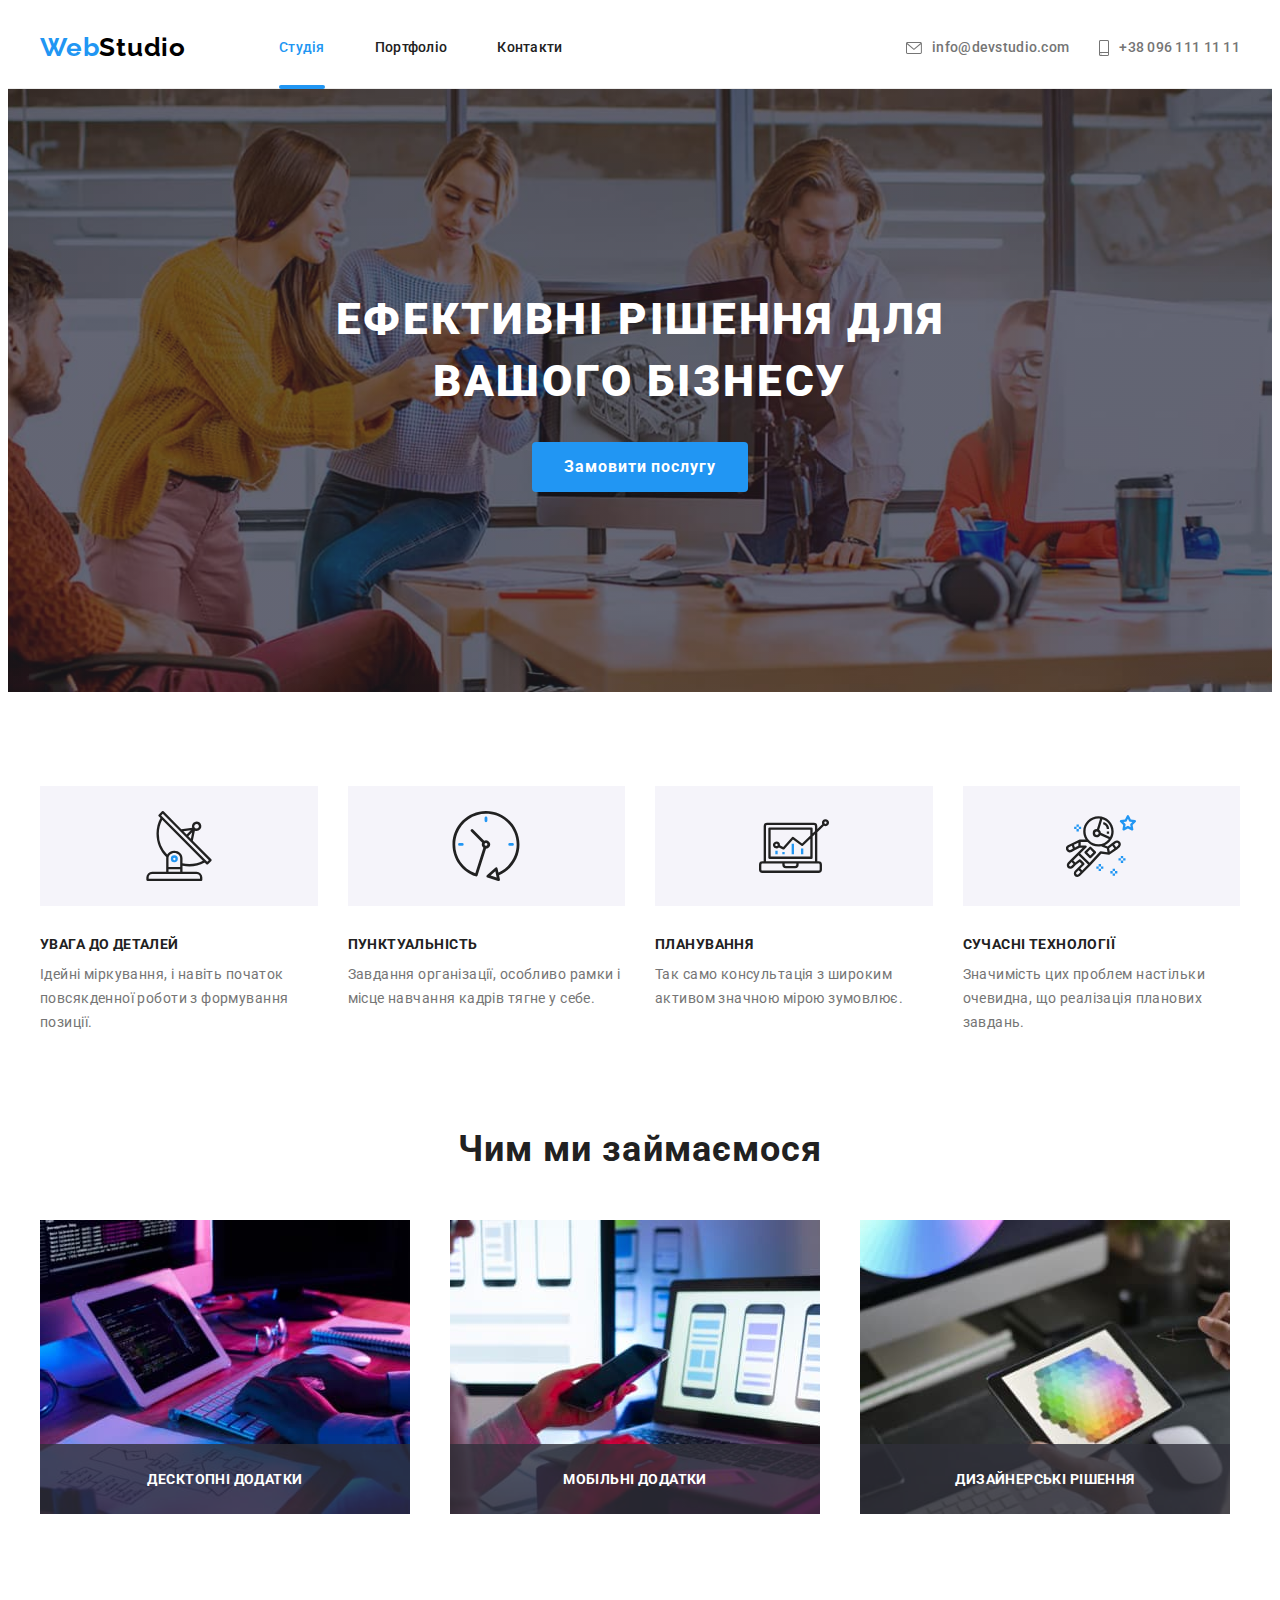
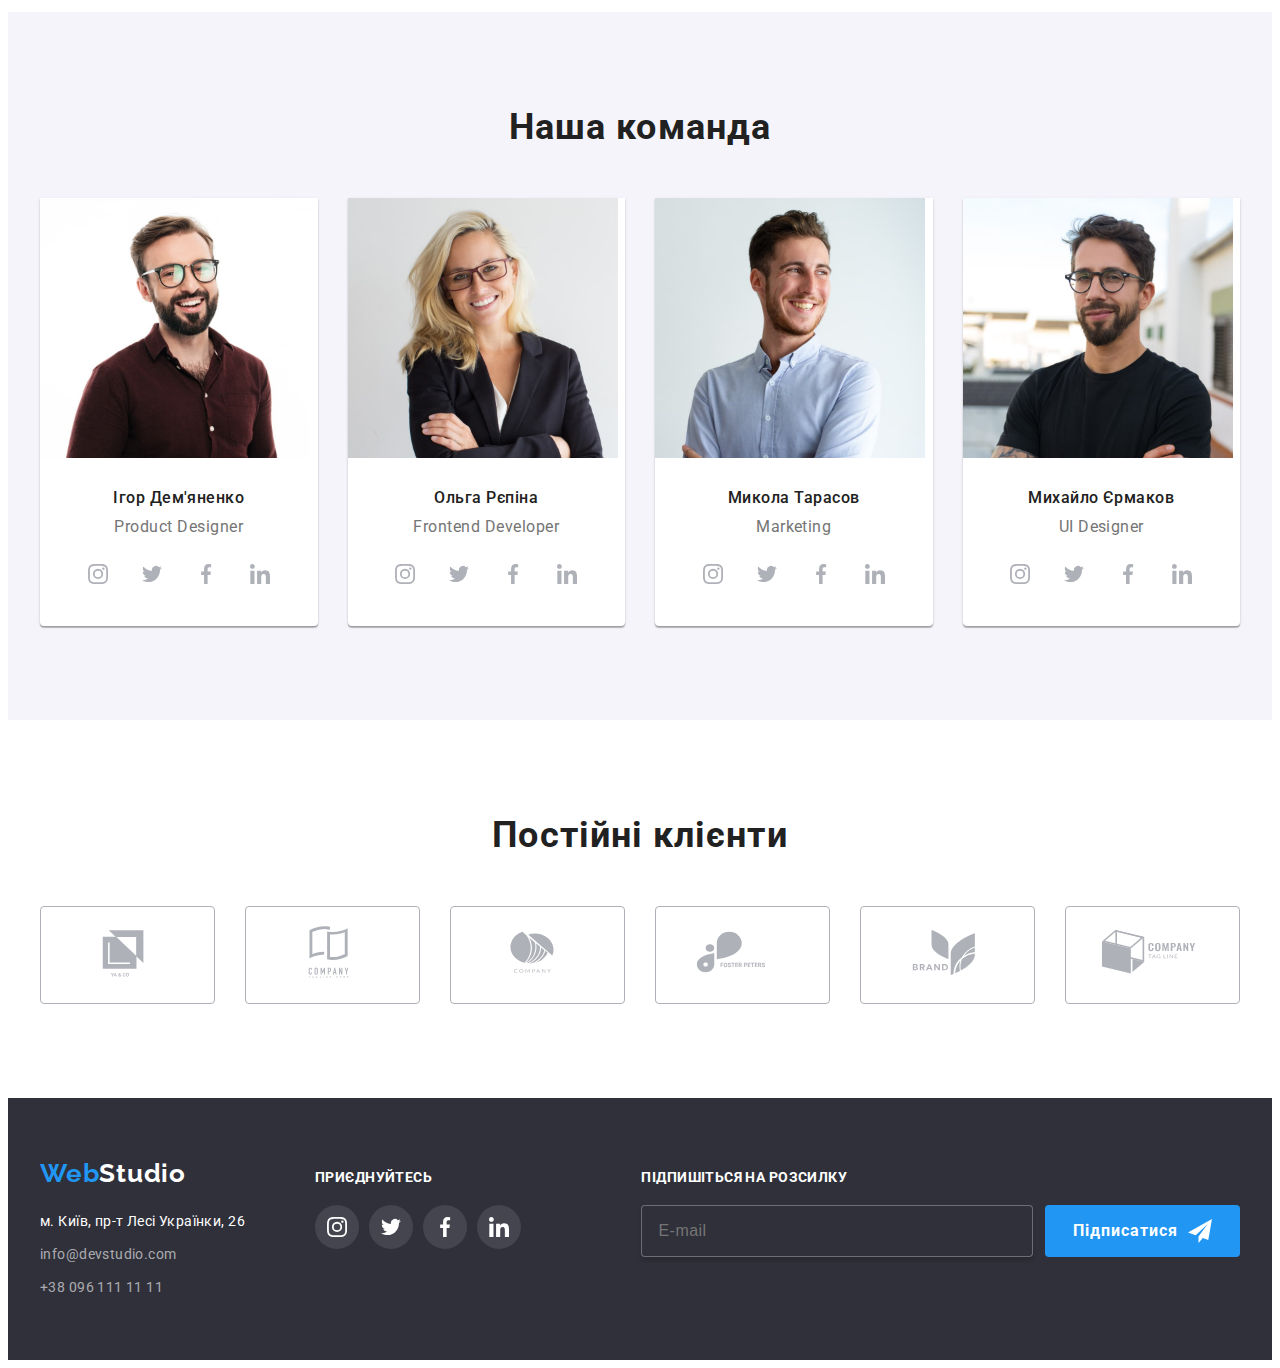
<file: index.html>
<!DOCTYPE html>
<!-- установить язык страницы -->
<html lang="uk">

<head>
  <meta charset="UTF-8">
  <meta http-equiv="X-UA-Compatible" content="IE=edge">
  <meta name="viewport" content="width=device-width, initial-scale=1.0">
  <title>WebStudio</title>
  <!-- подключение шрифтов -->
  <link rel="preconnect" href="https://fonts.googleapis.com">
  <link rel="preconnect" href="https://fonts.gstatic.com" crossorigin>
  <link href="https://fonts.googleapis.com/css2?family=Raleway:wght@700&family=Roboto:wght@400;500;700;900&display=swap"
    rel="stylesheet">
  <!-- нормализатор modern-normalize -->
  <link rel="stylesheet" href="https://cdnjs.cloudflare.com/ajax/libs/modern-normalize/1.1.0/modern-normalize.min.css"
    integrity="sha512-wpPYUAdjBVSE4KJnH1VR1HeZfpl1ub8YT/NKx4PuQ5NmX2tKuGu6U/JRp5y+Y8XG2tV+wKQpNHVUX03MfMFn9Q=="
    crossorigin="anonymous" referrerpolicy="no-referrer" />
  <!-- подключение стилей -->
  <link rel="stylesheet" href="./css/main.min.css">
</head>

<body>

  <!-- Header -->
  <header class="header">
    <div class="container">

      <a class="logo link" href="./index.html" lang="en">
        <span class="logo__primy-color">Web</span><span class="logo__secondy-color">Studio</span>
      </a>

      <nav>
        <ul class="site-nav list">

          <li class="site-nav__item">
            <a class="site-nav__link site-nav__link--current link" href="">Студія</a>
          </li>

          <li class="site-nav__item">
            <a class="site-nav__link link" href="./portfolio.html">Портфоліо</a>
          </li>

          <li class="site-nav__item">
            <a class="site-nav__link link" href="">Контакти</a>
          </li>
        </ul>
      </nav>

      <ul class="contacts-header list">

        <li class="contacts-header__item">
          <a class="contacts-header__link link" href="mailto:info@devstudio.com">
            <svg class="contacts-header__icon" width="16" height="12">
              <use href="./images/icons.svg#icon-envelope"></use>
            </svg>
            info@devstudio.com
          </a>
        </li>

        <li class="contacts-header__item">
          <a class="contacts-header__link link" href="tel:+380961111111">
            <svg class="contacts-header__icon" width="10" height="16">
              <use href="./images/icons.svg#icon-smartphone"></use>
            </svg>
            +38 096 111 11 11
          </a>
        </li>
      </ul>
    </div>
  </header>

  <main>

    <!-- hero -->
    <section class="section hero">
      <div class="container">
        <h1 class="hero__title">Ефективні рішення для<br>вашого бізнесу</h1>
        <button class="button" type="button" data-modal-open>Замовити послугу</button>
      </div>
    </section>

    <!-- features -->
    <section class="section features">
      <div class="container">
        <h2 class="title visually-hidden">Особлівості студії</h2>

        <ul class="features__list list">

          <li class="features__item">
            <div class="features__icon">
              <svg width="70" height="70">
                <use href="./images/icons.svg#icon-antenna"></use>
              </svg>
            </div>
            <h3 class="title-second features-title-second">УВАГА ДО ДЕТАЛЕЙ</h3>
            <p class="features__text">Ідейні міркування, і навіть початок повсякденної роботи з формування позиції.</p>
          </li>

          <li class="features__item">
            <div class="features__icon">
              <svg width="70" height="70">
                <use href="./images/icons.svg#icon-clock"></use>
              </svg>
            </div>
            <h3 class="title-second features-title-second">ПУНКТУАЛЬНІСТЬ</h3>
            <p class="features__text">Завдання організації, особливо рамки і місце навчання кадрів тягне у себе.</p>
          </li>

          <li class="features__item ">
            <div class="features__icon">
              <svg width="70" height="70">
                <use href="./images/icons.svg#icon-diagram"></use>
              </svg>
            </div>
            <h3 class="title-second features-title-second">ПЛАНУВАННЯ</h3>
            <p class="features__text">Так само консультація з широким активом значною мірою зумовлює.</p>
          </li>

          <li class="features__item">
            <div class="features__icon">
              <svg width="70" height="70">
                <use href="./images/icons.svg#icon-astronaut"></use>
              </svg>
            </div>
            <h3 class="title-second features-title-second">СУЧАСНІ ТЕХНОЛОГІЇ</h3>
            <p class="features__text">Значимість цих проблем настільки очевидна, що реалізація планових завдань.</p>
          </li>
        </ul>
      </div>
    </section>

    <!-- services -->
    <section class="section services">
      <div class="container">
        <h2 class="title">Чим ми займаємося</h2>

        <ul class="services__list list">
          <li class="services__item">
            <div class="services__box">
              <a href="#">
                <img class="image" src="./images/box-1.jpg"
                  alt="Робочий стіл на якому стоїть монітор, планшет, руки людини набирають текст на клавіатурі, поряд лист бумаги з схемою"
                  width="370">
                <h3 class="title-second title-services">Десктопні додатки</h3>
              </a>
            </div>
          </li>

          <li class="services__item">
            <div class="services__box">
              <a href="#">
                <img class="image" src="./images/box-2.jpg"
                  alt="Руки держать мобільний телефон, на єкрані ноутбука зображено 3 мобільних телефона" width="370">
                <h3 class="title-second title-services">Мобільні додатки</h3>
              </a>
            </div>
          </li>

          <li class="services__item">
            <div class="services__box">
              <a href="#">
                <img class="image" src="./images/box-3.jpg"
                  alt="Руки держать планшет, на якому зображено кольорову фігуру" width="370">
                <h3 class="title-second title-services">Дизайнерські рішення</h3>
              </a>
            </div>
          </li>
        </ul>
      </div>
    </section>

    <!-- staff -->
    <section class="section staff">
      <div class="container">
        <h2 class="title">Наша команда</h2>
        <ul class="staff__list list">
          <!-- Card 1 -->
          <li class="staff-card">
            <img class="image" src="./images/img-1.jpg" alt="Зображення Ігора Дем'яненка" width="270">

            <div class="staff-card__description">
              <h3 class="staff-card__title">Ігор Дем'яненко</h3>
              <p class="staff-card__text" lang="en">Product Designer</p>
              <ul class="socials list">
                <li class="socials-item">
                  <a class="socials-item__link link" href="">
                    <svg width="20" height="20">
                      <use href="./images/icons.svg#icon-instagram"></use>
                    </svg>
                  </a>
                </li>

                <li class="socials-item">
                  <a class="socials-item__link link" href="">
                    <svg width="20" height="20">
                      <use href="./images/icons.svg#icon-twitter"></use>
                    </svg>
                  </a>
                </li>

                <li class="socials-item">
                  <a class="socials-item__link link" href="">
                    <svg width="20" height="20">
                      <use href="./images/icons.svg#icon-facebook"></use>
                    </svg>
                  </a>
                </li>

                <li class="socials-item">
                  <a class="socials-item__link link" href="">
                    <svg width="20" height="20">
                      <use href="./images/icons.svg#icon-linkedin"></use>
                    </svg>
                  </a>
                </li>
              </ul>
            </div>
          </li>

          <!-- Cadr 2 -->
          <li class="staff-card">
            <img class="image" src="./images/img-2.jpg" alt="Зображення Ольги Рєпіної" width="270">

            <div class="staff-card__description">
              <h3 class="staff-card__title">Ольга Рєпіна</h3>
              <p class="staff-card__text" lang="en">Frontend Developer</p>
              <ul class="socials list">
                <li class="socials-item">
                  <a class="socials-item__link link" href="">
                    <svg width="20" height="20">
                      <use href="./images/icons.svg#icon-instagram"></use>
                    </svg>
                  </a>
                </li>

                <li class="socials-item">
                  <a class="socials-item__link link" href="">
                    <svg width="20" height="20">
                      <use href="./images/icons.svg#icon-twitter"></use>
                    </svg>
                  </a>
                </li>

                <li class="socials-item">
                  <a class="socials-item__link link" href="">
                    <svg width="20" height="20">
                      <use href="./images/icons.svg#icon-facebook"></use>
                    </svg>
                  </a>
                </li>

                <li class="socials-item">
                  <a class="socials-item__link link" href="">
                    <svg width="20" height="20">
                      <use href="./images/icons.svg#icon-linkedin"></use>
                    </svg>
                  </a>
                </li>
              </ul>
            </div>
          </li>

          <!-- Card 3 -->
          <li class="staff-card">
            <img class="image" src="./images/img-3.jpg" alt="Зображення Миколи Тарасова" width="270">

            <div class="staff-card__description">
              <h3 class="staff-card__title">Микола Тарасов</h3>
              <p class="staff-card__text" lang="en">Marketing</p>
              <ul class="socials list">
                <li class="socials-item">
                  <a class="socials-item__link link" href="">
                    <svg width="20" height="20">
                      <use href="./images/icons.svg#icon-instagram"></use>
                    </svg>
                  </a>
                </li>

                <li class="socials-item">
                  <a class="socials-item__link link" href="">
                    <svg width="20" height="20">
                      <use href="./images/icons.svg#icon-twitter"></use>
                    </svg>
                  </a>
                </li>

                <li class="socials-item">
                  <a class="socials-item__link link" href="">
                    <svg width="20" height="20">
                      <use href="./images/icons.svg#icon-facebook"></use>
                    </svg>
                  </a>
                </li>

                <li class="socials-item">
                  <a class="socials-item__link link" href="">
                    <svg width="20" height="20">
                      <use href="./images/icons.svg#icon-linkedin"></use>
                    </svg>
                  </a>
                </li>
              </ul>
            </div>
          </li>

          <!-- cadr 4 -->
          <li class="staff-card">
            <img class="image" src="./images/img-4.jpg" alt="Зображення Михайла Єрмакова" width="270">

            <div class="staff-card__description">
              <h3 class="staff-card__title">Михайло Єрмаков</h3>
              <p class="staff-card__text" lang="en">UI Designer</p>
              <ul class="socials list">
                <li class="socials-item">
                  <a class="socials-item__link link" href="">
                    <svg width="20" height="20">
                      <use href="./images/icons.svg#icon-instagram"></use>
                    </svg>
                  </a>
                </li>

                <li class="socials-item">
                  <a class="socials-item__link link" href="">
                    <svg width="20" height="20">
                      <use href="./images/icons.svg#icon-twitter"></use>
                    </svg>
                  </a>
                </li>

                <li class="socials-item">
                  <a class="socials-item__link link" href="">
                    <svg width="20" height="20">
                      <use href="./images/icons.svg#icon-facebook"></use>
                    </svg>
                  </a>
                </li>

                <li class="socials-item">
                  <a class="socials-item__link link" href="">
                    <svg width="20" height="20">
                      <use href="./images/icons.svg#icon-linkedin"></use>
                    </svg>
                  </a>
                </li>
              </ul>
            </div>
          </li>
        </ul>
      </div>
    </section>

    <!-- customers -->
    <section class="section customers">
      <div class="container">

        <h2 class="title">Постійні клієнти</h2>

        <ul class="customers__list list">

          <li class="customers__item">
            <a class="customers__link link" href="">
              <svg width="106" height="60">
                <use class="customers__icon" href="./images/icons.svg#icon-logo-1"></use>
              </svg>
            </a>
          </li>

          <li class="customers__item">
            <a class="customers__link link" href="">
              <svg width="106" height="60">
                <use class="customers__icon" href="./images/icons.svg#icon-logo-2"></use>
              </svg>
            </a>
          </li>

          <li class="customers__item">
            <a class="customers__link link" href="">
              <svg width="106" height="60">
                <use class="customers__icon" href="./images/icons.svg#icon-logo-3"></use>
              </svg>
            </a>
          </li>

          <li class="customers__item">
            <a class="customers__link link" href="">
              <svg width="106" height="60">
                <use class="customers__icon" href="./images/icons.svg#icon-logo-4"></use>
              </svg>
            </a>
          </li>

          <li class="customers__item">
            <a class="customers__link link" href="">
              <svg width="106" height="60">
                <use class="customers__icon" href="./images/icons.svg#icon-logo-5"></use>
              </svg>
            </a>
          </li>

          <li class="customers__item">
            <a class="customers__link link" href="">
              <svg width="106" height="60">
                <use class="customers__icon" href="./images/icons.svg#icon-logo-6"></use>
              </svg>
            </a>
          </li>

        </ul>
      </div>
    </section>
  </main>

  <footer class="footer">
    <div class="container">

      <!-- address & logo-->
      <div class="footer__item">

        <a class="logo link" href="./index.html" lang="en">
          <span class="logo__primy-color">Web</span><span
            class="logo__secondy-color logo-logo__secondy-color">Studio</span>
        </a>

        <address>
          <ul class="contacts-footer list">

            <li class="contacts-footer__item">
              м. Київ, пр-т Лесі Українки, 26
            </li>

            <li class="contacts-footer__item">
              <a class="contacts-footer__link link" href="mailto:info@devstudio.com">
                info@devstudio.com
              </a>
            </li>

            <li class="contacts-footer__item">
              <a class="contacts-footer__link link" href="tel:+380961111111">
                +38 096 111 11 11
              </a>
            </li>
          </ul>
        </address>
      </div>

      <!-- social icons -->
      <div class="footer__item">
        <h2 class="title-second footer-title-second">приєднуйтесь</h2>
        <ul class="socials list">
          <li class="socials-item">
            <a class="socials-item__link socials-socials-item__link link" href="">
              <svg width="20" height="20">
                <use href="./images/icons.svg#icon-instagram"></use>
              </svg>
            </a>
          </li>
          <li class="socials-item">
            <a class="socials-item__link socials-socials-item__link link" href="">
              <svg width="20" height="20">
                <use href="./images/icons.svg#icon-twitter"></use>
              </svg>
            </a>
          </li>
          <li class="socials-item">
            <a class="socials-item__link socials-socials-item__link link" href="">
              <svg width="20" height="20">
                <use href="./images/icons.svg#icon-facebook"></use>
              </svg>
            </a>
          </li>
          <li class="socials-item">
            <a class="socials-item__link socials-socials-item__link link" href="">
              <svg width="20" height="20">
                <use href="./images/icons.svg#icon-linkedin"></use>
              </svg>
            </a>
          </li>
        </ul>
      </div>

      <!-- forms -->
      <div class="footer__item">
        <h2 class="title-second footer-title-second">Підпишіться на розсилку</h2>
        <div class="subscription">
          <input class="subscription__input" type="email" name="user-email" id="sub-mail" placeholder="E-mail">
          <button class="button subscription-button" type="button">
            Підписатися
            <svg class="icon-telegram" width="24" height="24">
              <use href="./images/icons.svg#icon-footer-telegram"></use>
            </svg>
          </button>
        </div>
      </div>
    </div>
  </footer>

  <!-- Modal -->
  <div class="backdrop is-hidden" data-modal>
    <div class="modal">

      <button class="close-button close-link" type="button" data-modal-close>
        <svg class="close-button__icon" width="18" height="18">
          <use href="./images/icons.svg#icon-close"></use>
        </svg>
      </button>

      <form class="form" name="userdata">

        <h2 class="form__title">Залиште свої дані, ми вам передзвонимо</h2>

        <!-- Name -->
        <div class="form__item">
          <label class="form__label" for="name">Ім'я</label>
          <div class="form__box">
            <input class="form__input" type="text" name="username" id="name">
            <svg class="form__icon" width="18" height="18">
              <use href="./images/icons.svg#icon-form-name"></use>
            </svg>
          </div>

        </div>

        <!-- Tel -->
        <div class="form__item">
          <label class="form__label" for="tel">Телефон</label>
          <div class="form__box">
            <input class="form__input" type="tel" name="usertel" id="tel">
            <svg class="form__icon" width="18" height="18">
              <use href="./images/icons.svg#icon-form-tel"></use>
            </svg>
          </div>
        </div>

        <!-- E-mail -->
        <div class="form__item">
          <label class="form__label" for="mail">Пошта</label>
          <div class="form__box">
            <input class="form__input" type="email" name="usermail" id="mail">
            <svg class="form__icon" width="18" height="18">
              <use href="./images/icons.svg#icon-form-mail"></use>
            </svg>
          </div>
        </div>

        <!-- Comments -->
        <div class="form__item">
          <label class="form__label" for="comment">Коментар</label>
          <textarea class="form__input form-form__input" name="comment" id="comment" rows="8"
            placeholder="Введіть текст"></textarea>
        </div>

        <!-- Checkbox -->
        <div class="checkbox">
          <label class="checkbox__label">
            <input class="checkbox__input" type="checkbox" name="userconsent">
            <span class="checkbox__icon"></span>
            Погоджуюся з розсилкою та приймаю
            <a class="checkbox__link" href="#">Умови договору</a>
          </label>
        </div>

        <div class="form__item">

          <button class="button form-button" type="submit">Відправити</button>
        </div>

      </form>
    </div>
  </div>

  <!-- JS for open/close modal -->
  <script src="./js/modal.js"></script>
</body>

</html>
</file>
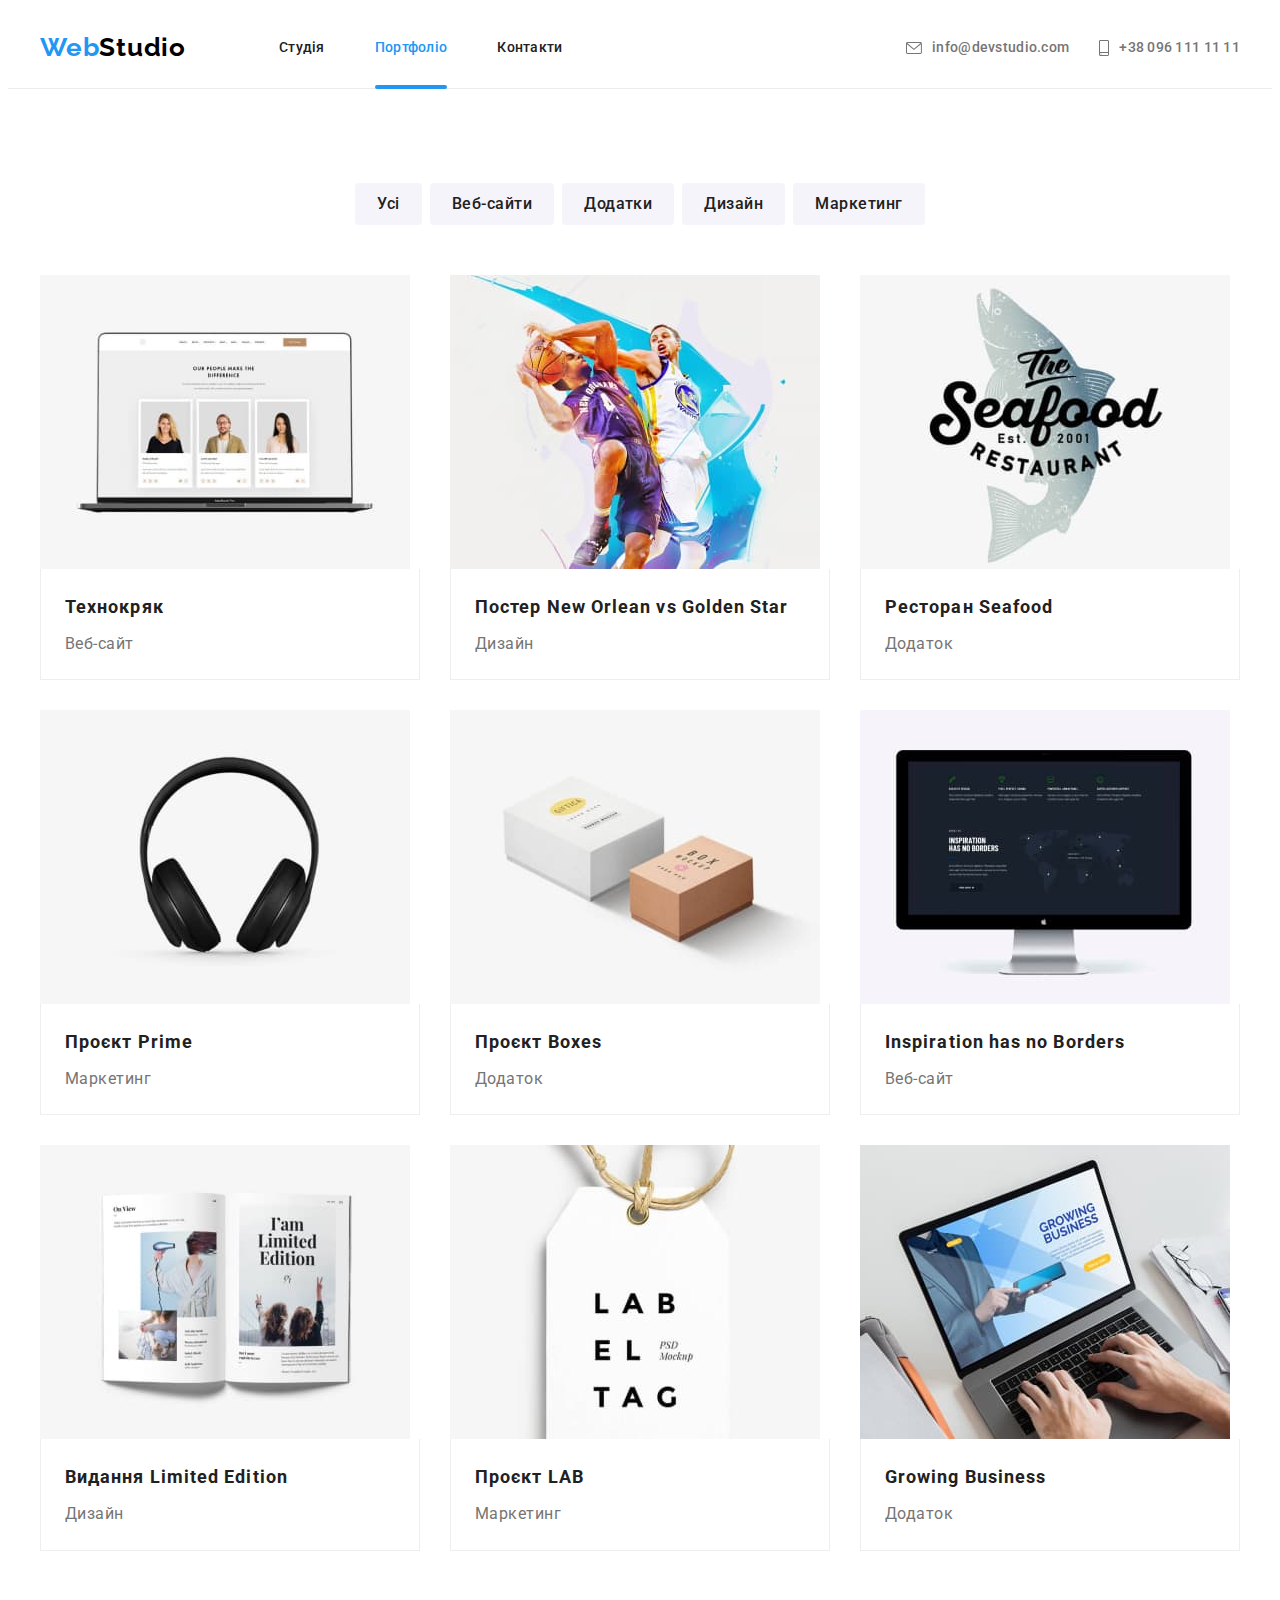
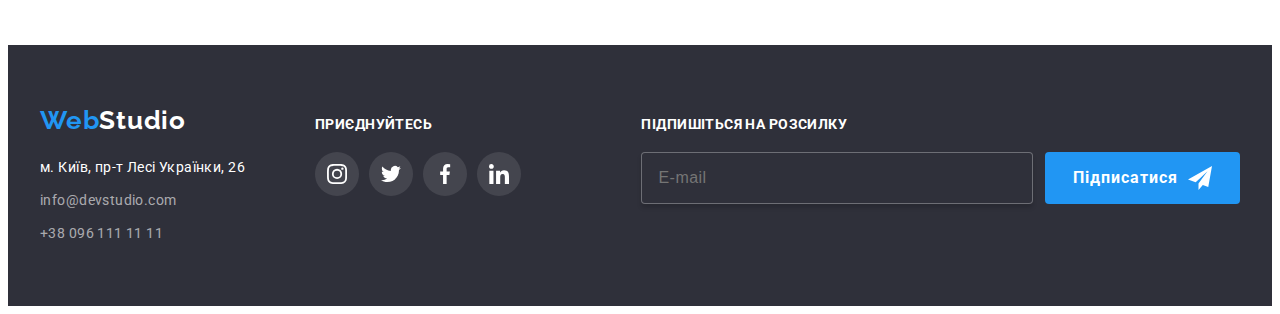
<file: portfolio.html>
<!DOCTYPE html>
<html lang="uk">

<head>
  <meta charset="UTF-8">
  <meta http-equiv="X-UA-Compatible" content="IE=edge">
  <meta name="viewport" content="width=device-width, initial-scale=1.0">
  <title>WebStudio</title>
  <link rel="preconnect" href="https://fonts.googleapis.com">
  <link rel="preconnect" href="https://fonts.gstatic.com" crossorigin>
  <link href="https://fonts.googleapis.com/css2?family=Raleway:wght@700&family=Roboto:wght@400;500;700;900&display=swap"
    rel="stylesheet">
  <link rel="stylesheet" href="https://cdnjs.cloudflare.com/ajax/libs/modern-normalize/1.1.0/modern-normalize.min.css"
    integrity="sha512-wpPYUAdjBVSE4KJnH1VR1HeZfpl1ub8YT/NKx4PuQ5NmX2tKuGu6U/JRp5y+Y8XG2tV+wKQpNHVUX03MfMFn9Q=="
    crossorigin="anonymous" referrerpolicy="no-referrer" />
  <link rel="stylesheet" href="./css/main.min.css">
</head>

<body>

  <header class="header">
    <div class="container">
  
      <a class="logo link" href="./index.html" lang="en">
        <span class="logo__primy-color">Web</span><span class="logo__secondy-color">Studio</span>
      </a>
  
      <nav>
        <ul class="site-nav list">
  
          <li class="site-nav__item">
            <a class="site-nav__link link" href="./index.html">Студія</a>
          </li>
  
          <li class="site-nav__item">
            <a class="site-nav__link link site-nav__link--current" href="">Портфоліо</a>
          </li>
  
          <li class="site-nav__item">
            <a class="site-nav__link link" href="">Контакти</a>
          </li>
        </ul>
      </nav>
  
      <ul class="contacts-header list">
  
        <li class="contacts-header__item">
          <a class="contacts-header__link link" href="mailto:info@devstudio.com">
            <svg class="contacts-header__icon" width="16" height="12">
              <use href="./images/icons.svg#icon-envelope"></use>
            </svg>
            info@devstudio.com
          </a>
        </li>
  
        <li class="contacts-header__item">
          <a class="contacts-header__link link" href="tel:+380961111111">
            <svg class="contacts-header__icon" width="10" height="16">
              <use href="./images/icons.svg#icon-smartphone"></use>
            </svg>
            +38 096 111 11 11
          </a>
        </li>
      </ul>
    </div>
  </header>

  <main>
    <section class="section portfolio">
      <div class="container">
        <h1 class="title visually-hidden">Портфоліо</h1>

        <ul class="filter list">
          <li class="filter__item"><button class="filter__button" type="button">Усі</button></li>
          <li class="filter__item"><button class="filter__button" type="button">Веб-сайти</button></li>
          <li class="filter__item"><button class="filter__button" type="button">Додатки</button></li>
          <li class="filter__item"><button class="filter__button" type="button">Дизайн</button></li>
          <li class="filter__item"><button class="filter__button" type="button">Маркетинг</button></li>
        </ul>

        <ul class="activities list">

          <li class="activities__item">
            <a class="activities__link link" href="#">
              <div class="activities__overlay">
                <img class="image" src="./images/portf-1.jpg"
                  alt="зображено три фотокартки, на яких зображено троє людей" width="370" height="294">
                <p class="activities__text-overlay">
                  Ресурс пропонує комплексні пропозиції з різним рівнем функціоналу та сервісів.
                  Все це дозволить відвідувачу отримати вичерпні відомості про компанію чи приватну особу.
                </p>
              </div>

              <div class="activities__description">
                <h2 class="activities__title">Технокряк</h2>
                <p class="activities__text">Веб-сайт</p>
              </div>
            </a>
          </li>

          <li class="activities__item">
            <a class="activities__link link" href="#">
              <div class="activities__overlay">
                <img class="image" src="./images/portf-2.jpg" alt="зображено двоє чоловіків, які грають у баскетбол"
                  width="370" height="294">
                <p class="activities__text-overlay">
                  Ресурс пропонує комплексні пропозиції з різним рівнем функціоналу та сервісів. Все це
                  дозволитьвідвідувачу отримати вичерпні відомості про компанію чи приватну особу.
                </p>
              </div>
              <div class="activities__description">
                <h2 class="activities__title" lang="en">Постер New Orlean vs Golden Star</h2>
                <p class="activities__text">Дизайн</p>
              </div>
            </a>
          </li>

          <li class="activities__item">
            <a class="activities__link link" href="#">
              <div class="activities__overlay">
                <img class="image" src="./images/portf-3.jpg" alt="зображено логотип ресторану морепродуктів"
                  width="370" height="294">
                <p class="activities__text-overlay">
                  Ресурс пропонує комплексні пропозиції з різним рівнем функціоналу та сервісів. Все це дозволить
                  відвідувачу отримати вичерпні відомості про компанію чи приватну особу.
                </p>
              </div>
              <div class="activities__description">
                <h2 class="activities__title">Ресторан Seafood</h2>
                <p class="activities__text">Додаток</p>
              </div>
            </a>
          </li>

          <li class="activities__item">
            <a class="activities__link link" href="#">
              <div class="activities__overlay">
                <img class="image" src="./images/portf-4.jpg" alt="зображено музикальні навушники" width="370"
                  height="294">
                <p class="activities__text-overlay">
                  Ресурс пропонує комплексні пропозиції з різним рівнем функціоналу та сервісів. Все це дозволить
                  відвідувачу отримати вичерпні відомості про компанію чи приватну особу.
                </p>
              </div>
              <div class="activities__description">
                <h2 class="activities__title">Проєкт <span lang="en">Prime</span></h2>
                <p class="activities__text">Маркетинг</p>
              </div>
            </a>
          </li>

          <li class="activities__item">
            <a class="activities__link link" href="#">
              <div class="activities__overlay">
                <img class="image" src="./images/portf-5.jpg" alt="зображено дві коробки з логотипами" width="370"
                  height="294">
                <p class="activities__text-overlay">
                  Ресурс пропонує комплексні пропозиції з різним рівнем функціоналу та сервісів. Все це дозволить
                  відвідувачу отримати вичерпні відомості про компанію чи приватну особу.
                </p>
              </div>
              <div class="activities__description">
                <h2 class="activities__title">Проєкт <span lang="en">Boxes</span></h2>
                <p class="activities__text">Додаток</p>
              </div>
            </a>
          </li>

          <li class="activities__item">
            <a class="activities__link link" href="#">
              <div class="activities__overlay">
                <img class="image" src="./images/portf-6.jpg"
                  alt="Зображено монітор, на якому зображено інтернет сторінку" width="370" height="294">
                <p class="activities__text-overlay">
                  Ресурс пропонує комплексні пропозиції з різним рівнем функціоналу та сервісів. Все це дозволить
                  відвідувачу отримати вичерпні відомості про компанію чи приватну особу.
                </p>
              </div>
              <div class="activities__description">
                <h2 class="activities__title" lang="en">Inspiration has no Borders</h2>
                <p class="activities__text">Веб-сайт</p>
              </div>
            </a>
          </li>

          <li class="activities__item">
            <a class="activities__link link" href="#">
              <div class="activities__overlay">
                <img class="image" src="./images/portf-7.jpg" alt="Зображено відкритий журнал з фоторгафіями"
                  width="370" height="294">
                <p class="activities__text-overlay">
                  Ресурс пропонує комплексні пропозиції з різним рівнем функціоналу та сервісів. Все це дозволить
                  відвідувачу отримати вичерпні відомості про компанію чи приватну особу.
                </p>
              </div>
              <div class="activities__description">
                <h2 class="activities__title">Видання <span lang="en">Limited Edition</span></h2>
                <p class="activities__text">Дизайн</p>
              </div>
            </a>
          </li>

          <li class="activities__item">
            <a class="activities__link link" href="#">
              <div class="activities__overlay">
                <img class="image" src="./images/portf-8.jpg" alt="зображено бумажняний жетон з написом Лаб Ель Таг"
                  width="370" height="294">
                <p class="activities__text-overlay">
                  Ресурс пропонує комплексні пропозиції з різним рівнем функціоналу та сервісів. Все це дозволить
                  відвідувачу отримати вичерпні відомості про компанію чи приватну особу.
                </p>
              </div>
              <div class="activities__description">
                <h2 class="activities__title">Проєкт LAB</h2>
                <p class="activities__text">Маркетинг</p>
              </div>
            </a>
          </li>

          <li class="activities__item">
            <a class="activities__link link" href="#">
              <div class="activities__overlay">
                <img class="image" src="./images/portf-9.jpg" alt="Зображено ноутбук та руки людини на клавіатурі"
                  width="370" height="294">
                <p class="activities__text-overlay">
                  Ресурс пропонує комплексні пропозиції з різним рівнем функціоналу та сервісів. Все це дозволить
                  відвідувачу отримати вичерпні відомості про компанію чи приватну особу.
                </p>
              </div>
              <div class="activities__description">
                <h2 class="activities__title" lang="en">Growing Business</h2>
                <p class="activities__text">Додаток</p>
              </div>
            </a>
          </li>
        </ul>
      </div>
    </section>
  </main>

  <footer class="footer">
    <div class="container">
  
      <!-- address & logo-->
      <div class="footer__item">
  
        <a class="logo link" href="./index.html" lang="en">
          <span class="logo__primy-color">Web</span><span
            class="logo__secondy-color logo-logo__secondy-color">Studio</span>
        </a>
  
        <address>
          <ul class="contacts-footer list">
  
            <li class="contacts-footer__item">
              м. Київ, пр-т Лесі Українки, 26
            </li>
  
            <li class="contacts-footer__item">
              <a class="contacts-footer__link link" href="mailto:info@devstudio.com">
                info@devstudio.com
              </a>
            </li>
  
            <li class="contacts-footer__item">
              <a class="contacts-footer__link link" href="tel:+380961111111">
                +38 096 111 11 11
              </a>
            </li>
          </ul>
        </address>
      </div>
  
      <!-- social icons -->
      <div class="footer__item">
        <h2 class="title-second footer-title-second">приєднуйтесь</h2>
        <ul class="socials list">
          <li class="socials-item">
            <a class="socials-item__link socials-socials-item__link link" href="">
              <svg width="20" height="20">
                <use href="./images/icons.svg#icon-instagram"></use>
              </svg>
            </a>
          </li>
          <li class="socials-item">
            <a class="socials-item__link socials-socials-item__link link" href="">
              <svg width="20" height="20">
                <use href="./images/icons.svg#icon-twitter"></use>
              </svg>
            </a>
          </li>
          <li class="socials-item">
            <a class="socials-item__link socials-socials-item__link link" href="">
              <svg width="20" height="20">
                <use href="./images/icons.svg#icon-facebook"></use>
              </svg>
            </a>
          </li>
          <li class="socials-item">
            <a class="socials-item__link socials-socials-item__link link" href="">
              <svg width="20" height="20">
                <use href="./images/icons.svg#icon-linkedin"></use>
              </svg>
            </a>
          </li>
        </ul>
      </div>
  
      <!-- forms -->
      <div class="footer__item">
        <h2 class="title-second footer-title-second">Підпишіться на розсилку</h2>
        <div class="subscription">
          <input class="subscription__input" type="email" name="user-email" id="sub-mail" placeholder="E-mail">
          <button class="button subscription-button" type="button">
            Підписатися
            <svg class="icon-telegram" width="24" height="24">
              <use href="./images/icons.svg#icon-footer-telegram"></use>
            </svg>
          </button>
        </div>
      </div>
    </div>
  </footer>
</body>

</html>
</file>
<file: css/main.min.css>
:root{--colorTextMain: #757575;--colorTextSecond: #212121;--colorAccent: #2196f3;--colorAccentSecond: #188ce8;--colorLight: #ffffff;--colorDark: #000000;--colorIconPrimy: #afb1b8;--colorBgPrimy: #2f303a;--colorBgSecond: #f5f5f5;--colorBgTerty: #f5f4fa}body{font-family:"Roboto",sans-serif;color:var(--colorTextMain);background-color:var(--colorLight)}button{font-family:"Roboto",sans-serif;cursor:pointer}.section{padding-top:94px;padding-bottom:94px}.container{margin:0 auto;padding:0 15px;width:1200px}.image{display:block}.title{margin-bottom:50px;font-weight:700;font-size:36px;line-height:1.1666;text-align:center;letter-spacing:.03em;color:var(--colorTextSecond)}.title-second{font-weight:700;font-size:14px;line-height:1.1428;letter-spacing:.03em;text-transform:uppercase}.list{margin:0;padding:0;list-style:none}.link{text-decoration:none}h1,h2,h3,h4,h5,h6,p{margin:0}.checkbox__input,.visually-hidden{position:absolute;white-space:nowrap;width:1px;height:1px;overflow:hidden;border:0;padding:0;clip:rect(0 0 0 0);-webkit-clip-path:inset(50%);clip-path:inset(50%);margin:-1px}.contacts-header,.site-nav{font-weight:500;font-size:14px;line-height:1.14;letter-spacing:.02em}.contacts-footer{font-style:normal;font-size:14px;line-height:1.7142;letter-spacing:.03em}.button{font-weight:700;font-size:16px;line-height:1.875;text-align:center;letter-spacing:.06em;color:var(--colorLight);background-color:var(--colorAccent);border:none;border-radius:4px}.header{border-bottom-width:1px;border-bottom-style:solid;border-bottom-color:#ececec}.header .container{display:flex;align-items:center}.logo{font-family:"Raleway",sans-serif;font-weight:700;font-size:26px;line-height:1.2;letter-spacing:.03em}.header .logo{margin-right:93px}.footer .logo{display:inline-block;margin-bottom:20px}.logo__primy-color{color:var(--colorAccent)}.logo__secondy-color{color:var(--colorDark)}.logo-logo__secondy-color{color:var(--colorLight)}.site-nav{display:flex;padding-top:32px;padding-bottom:32px;color:var(--colorTextSecond)}.site-nav__item{position:relative}.site-nav__item:not(:last-child){margin-right:50px}.site-nav__link{color:currentColor;transition:color 250ms cubic-bezier(0.4, 0, 0.2, 1) 0s}.site-nav__link:hover,.site-nav__link:focus{color:var(--colorAccent)}.site-nav__link--current{color:var(--colorAccent)}.site-nav__link--current::after{content:"";position:absolute;display:block;margin-top:29px;width:100%;height:4px;border-radius:2px;background-color:var(--colorAccent)}.contacts-header{display:flex;margin-left:auto;color:var(--colorTextMain)}.contacts-header__item:not(:last-child){margin-right:30px}.contacts-header__link{display:flex;align-items:center;color:currentColor;fill:var(--colorTextMain);transition:color 250ms cubic-bezier(0.4, 0, 0.2, 1) 0s,fill 250ms cubic-bezier(0.4, 0, 0.2, 1) 0s}.contacts-header__link:hover,.contacts-header__link:focus{color:var(--colorAccent);fill:var(--colorAccent)}.contacts-header__icon{margin-right:10px}.contacts-footer__item:first-child{color:var(--colorLight)}.contacts-footer__item:not(:last-child){margin-bottom:9px}.contacts-footer__link{color:rgba(255,255,255,.6)}.socials{display:flex;flex-wrap:wrap;justify-content:center}.socials-item:not(:last-child){margin-right:10px}.socials-item__link{display:flex;justify-content:center;align-items:center;width:44px;height:44px;background-color:var(--colorLight);fill:var(--colorIconPrimy);border-radius:50%;transition:background-color 250ms cubic-bezier(0.4, 0, 0.2, 1) 0s}.socials-item__link:hover,.socials-item__link:focus{background-color:var(--colorAccent);fill:var(--colorLight)}.socials-socials-item__link{background-color:rgba(255,255,255,.1);fill:var(--colorLight)}.button{padding:10px 32px;transition:background-color 250ms cubic-bezier(0.4, 0, 0.2, 1) 0s}.button:hover,.button:focus{background-color:var(--colorAccentSecond)}.subscription-button{display:flex;align-items:center;padding:10px 28px}.subscription-button .icon-telegram{margin-left:10px;fill:var(--colorLight)}.form-button{box-shadow:0px 4px 4px rgba(0,0,0,.15);padding:10px 52px}.form-button:hover,.form-button:focus{background-color:var(--colorAccentSecond);box-shadow:0px 4px 4px rgba(0,0,0,.15)}.close-button{position:absolute;top:0;right:0;display:flex;justify-content:center;align-items:center;margin-top:8px;margin-right:8px;padding:6px;width:30px;height:30px;border-width:1px;border-style:solid;border-color:rgba(0,0,0,.1);border-radius:4px;border-radius:50%;background-color:var(--colorLight)}.close-button:hover .close-button__icon,.close-button:focus .close-button__icon{fill:var(--colorAccent)}.close-button__icon{fill:var(--colorDark);transition:fill var(--transition)}.hero{margin:0 auto;padding-top:200px;padding-bottom:200px;max-width:1600px;text-align:center;background-image:linear-gradient(to bottom, rgba(47, 48, 58, 0.4), rgba(47, 48, 58, 0.4)),url("../images/hero-bg.jpeg");background-position:center;background-repeat:no-repeat;background-size:cover;background-color:#c4c4c4}.hero__title{margin-bottom:30px;font-weight:900;font-size:44px;line-height:1.4;letter-spacing:.06em;text-transform:uppercase;color:var(--colorLight)}.features__list{display:flex;flex-wrap:wrap;margin-right:-30px;margin-bottom:-30px}.features__item{margin-right:30px;margin-bottom:30px;flex-basis:calc(25% - 30px)}.features__item:not(:last-child){margin-right:30px}.features__icon{display:flex;justify-content:center;align-items:center;margin-bottom:30px;height:120px;background-color:var(--colorBgTerty)}.features-title-second{margin-bottom:10px;text-align:left;color:var(--colorTextSecond)}.features__text{font-size:14px;line-height:1.7143;letter-spacing:.03em}.services{padding-top:0}.services__list{display:flex;flex-wrap:wrap;margin-right:-30px;margin-bottom:-30px}.services__item{flex-basis:calc(33.3333333333% - 30px)}.services__item:not(:last-child){margin-right:30px;margin-bottom:30px}.services__box{position:relative;display:inline-block}.title-services{position:absolute;bottom:0;left:0;padding-top:27px;padding-bottom:27px;width:100%;text-align:center;color:var(--colorLight);background-color:rgba(47,48,58,.8)}.staff{background-color:var(--colorBgTerty)}.staff__list{display:flex;flex-wrap:wrap;margin-right:-30px;margin-bottom:-30px}.staff-card{flex-basis:calc(25% - 30px);margin-right:30px;margin-bottom:30px;background-color:var(--colorLight);box-shadow:0px 1px 3px rgba(0,0,0,.12),0px 1px 1px rgba(0,0,0,.14),0px 2px 1px rgba(0,0,0,.2);border-radius:0px 0px 4px 4px}.staff-card:not(:last-child){margin-right:30px}.staff-card__description{padding-top:30px;padding-bottom:30px}.staff-card__title{margin-bottom:10px;font-weight:500;font-size:16px;line-height:1.2;text-align:center;letter-spacing:.03em;color:var(--colorTextSecond)}.staff-card__text{margin-bottom:16px;font-size:16px;line-height:1.2;text-align:center;letter-spacing:.03em}.customers__list{display:flex;flex-wrap:wrap;margin-right:-30px;margin-bottom:-30px}.customers__item{flex-basis:calc(16.6666666667% - 30px);margin-right:30px;margin-bottom:30px;background-color:var(--colorLight)}.customers__item:not(:last-child){margin-right:30px}.customers__link{display:block;padding:16px 30px;color:var(--colorIconPrimy);fill:var(--colorIconPrimy);border-width:1px;border-style:solid;border-color:none;border-radius:4px;transition:color 250ms cubic-bezier(0.4, 0, 0.2, 1) 0s,fill 250ms cubic-bezier(0.4, 0, 0.2, 1) 0s}.customers__link:hover,.customers__link:focus{color:var(--colorAccent);fill:var(--colorAccent)}.customers__icon{width:41px;height:46.7px;fill:currentColor;transition:fill 250ms cubic-bezier(0.4, 0, 0.2, 1) 0s}.filter{display:flex;justify-content:center;margin-bottom:50px}.filter__item:not(:last-child){margin-right:8px}.filter__button{padding:8px 22px;font-weight:500;font-size:16px;line-height:1.6;text-align:center;letter-spacing:.03em;color:var(--colorTextSecond);background-color:var(--colorBgTerty);border:none;border-radius:4px;transition:color 250ms cubic-bezier(0.4, 0, 0.2, 1) 0s,background-color 250ms cubic-bezier(0.4, 0, 0.2, 1) 0s,box-shadow 250ms cubic-bezier(0.4, 0, 0.2, 1) 0s}.filter__button:hover,.filter__button :focus{color:var(--colorLight);background-color:var(--colorAccent);box-shadow:0px 3px 1px rgba(0,0,0,.1),0px 1px 2px rgba(0,0,0,.08),0px 2px 2px rgba(0,0,0,.12)}.activities{display:flex;flex-wrap:wrap;margin-right:-30px;margin-bottom:-30px}.activities__item{flex-basis:calc(33.3333333333% - 30px);margin-right:30px;margin-bottom:30px}.activities__link{color:var(--colorTextSecond);transition:box-shadow 250ms cubic-bezier(0.4, 0, 0.2, 1) 0s}.activities__link:hover,.activities__link :focus{display:block;box-shadow:0px 1px 1px rgba(0,0,0,.12),0px 4px 4px rgba(0,0,0,.06),1px 4px 6px rgba(0,0,0,.16)}.activities__overlay{position:relative;overflow:hidden}.activities__text-overlay{position:absolute;top:0;left:0;display:flex;align-items:center;width:100%;height:100%;padding:0px 24px;font-size:18px;line-height:1.5555;letter-spacing:.03em;color:var(--colorLight);background-color:rgba(33,150,243,.9);transform:translateY(100%);transition:transform 250ms cubic-bezier(0.4, 0, 0.2, 1) 0s}.activities__link:hover .activities__text-overlay,.activities__link:focus .activities__text-overlay{transform:translate(0)}.activities__description{padding:20px 24px;border:1px solid #eee;border-top-width:0}.activities__title{margin-bottom:4px;font-weight:700;font-size:18px;line-height:2;letter-spacing:.06em;text-align:left;color:var(--colorTextSecond)}.activities__text{font-size:16px;line-height:1.9;letter-spacing:.03em;color:var(--colorTextMain)}.footer{padding-top:60px;padding-bottom:60px;background-color:var(--colorBgPrimy)}.footer .container{display:flex;align-items:baseline}.footer__item:not(:last-child){margin-right:70px}.footer__item:nth-child(3){margin-left:auto}.footer-title-second{margin-bottom:20px;color:var(--colorLight)}.backdrop{position:fixed;top:0;left:0;width:100%;height:100%;background-color:rgba(0,0,0,.2);opacity:1;transition:opacity 250ms cubic-bezier(0.4, 0, 0.2, 1) 0s}.backdrop.is-hidden{opacity:0;pointer-events:none}.backdrop.is-hidden .modal{transform:translate(-50%, -50%) scale(0.9)}.modal{position:absolute;top:50%;left:50%;min-width:528px;min-height:581px;background-color:var(--colorLight);box-shadow:0px 1px 3px rgba(0,0,0,.12),0px 1px 1px rgba(0,0,0,.14),0px 2px 1px rgba(0,0,0,.2);border-radius:4px;transform:translate(-50%, -50%) scale(1);transition:transform 250ms cubic-bezier(0.4, 0, 0.2, 1) 0s}.form{padding:40px}.form__title{margin-bottom:12px;font-size:20px;line-height:1.15;text-align:center;letter-spacing:.03em;color:var(--colorTextSecond)}.form__item{display:flex;flex-direction:column;margin-bottom:10px}.form__item:nth-child(4){margin-bottom:20px}.form__item:last-child{display:block;text-align:center}.form__item:focus-within .form__input,.form__item:focus-within .form__icon,.form__item:hover .form__input,.form__item:hover .form__icon{fill:var(--colorAccent);border-color:var(--colorAccent)}.form__label{margin-bottom:4px;font-size:12px;line-height:1.1666;letter-spacing:.01em;color:var(--colorTextMain)}.form__box{position:relative;display:flex;flex-direction:column}.form__input{padding-left:42px;padding-right:12px;height:40px;font-size:12px;line-height:1.1666;letter-spacing:.01em;border-width:1px;border-style:solid;border-color:rgba(33,33,33,.2);border-radius:4px;outline:none;transition:border 250ms cubic-bezier(0.4, 0, 0.2, 1) 0s}.form__icon{position:absolute;top:50%;left:12px;fill:var(--colorTextSecond);transform:translateY(-50%);transition:fill 250ms cubic-bezier(0.4, 0, 0.2, 1) 0s}.form-form__input{resize:none;padding:12px 16px;height:120px}.form-form__input::-moz-placeholder{color:rgba(117,117,117,.5)}.form-form__input:-ms-input-placeholder{color:rgba(117,117,117,.5)}.form-form__input::placeholder{color:rgba(117,117,117,.5)}.checkbox{margin-top:20px;margin-bottom:30px;font-size:14px;line-height:1.7143;letter-spacing:.03em;color:var(--colorTextMain)}.checkbox:focus-within .checkbox__icon,.checkbox:hover .checkbox__icon{fill:var(--colorAccent);border-color:var(--colorAccent)}.checkbox__label{display:flex;justify-content:center;align-items:center}.checkbox__input:checked+.checkbox__icon{border-color:var(--colorAccent);background-image:url("../images/icon-check.svg");background-size:contain;background-origin:border-box;background-color:var(--colorAccent)}.checkbox__icon{display:inline-block;margin-right:7px;width:16px;height:15px;border:2px solid var(--colorDark);border-radius:2px;transition:background-image 250ms cubic-bezier(0.4, 0, 0.2, 1) 0s,background-color 250ms cubic-bezier(0.4, 0, 0.2, 1) 0s,border-color 250ms cubic-bezier(0.4, 0, 0.2, 1) 0s}.checkbox__link{-webkit-text-decoration-line:underline;text-decoration-line:underline;color:var(--colorAccent)}.subscription{display:flex;margin-top:20px}.subscription__input{margin-right:12px;padding:15px 16px;width:358px;font-size:16px;line-height:1.25;letter-spacing:.03em;color:var(--colorLight);background-color:var(--colorBgPrimy);border-width:1px;border-style:solid;border-color:rgba(255,255,255,.3);border-radius:4px;box-shadow:0px 4px 4px rgba(0,0,0,.15);outline:none}.subscription__input:-moz-placeholder-shown{color:rgba(255,255,255,.6)}.subscription__input:-ms-input-placeholder{color:rgba(255,255,255,.6)}.subscription__input:placeholder-shown{color:rgba(255,255,255,.6)}/*# sourceMappingURL=main.min.css.map */
</file>
